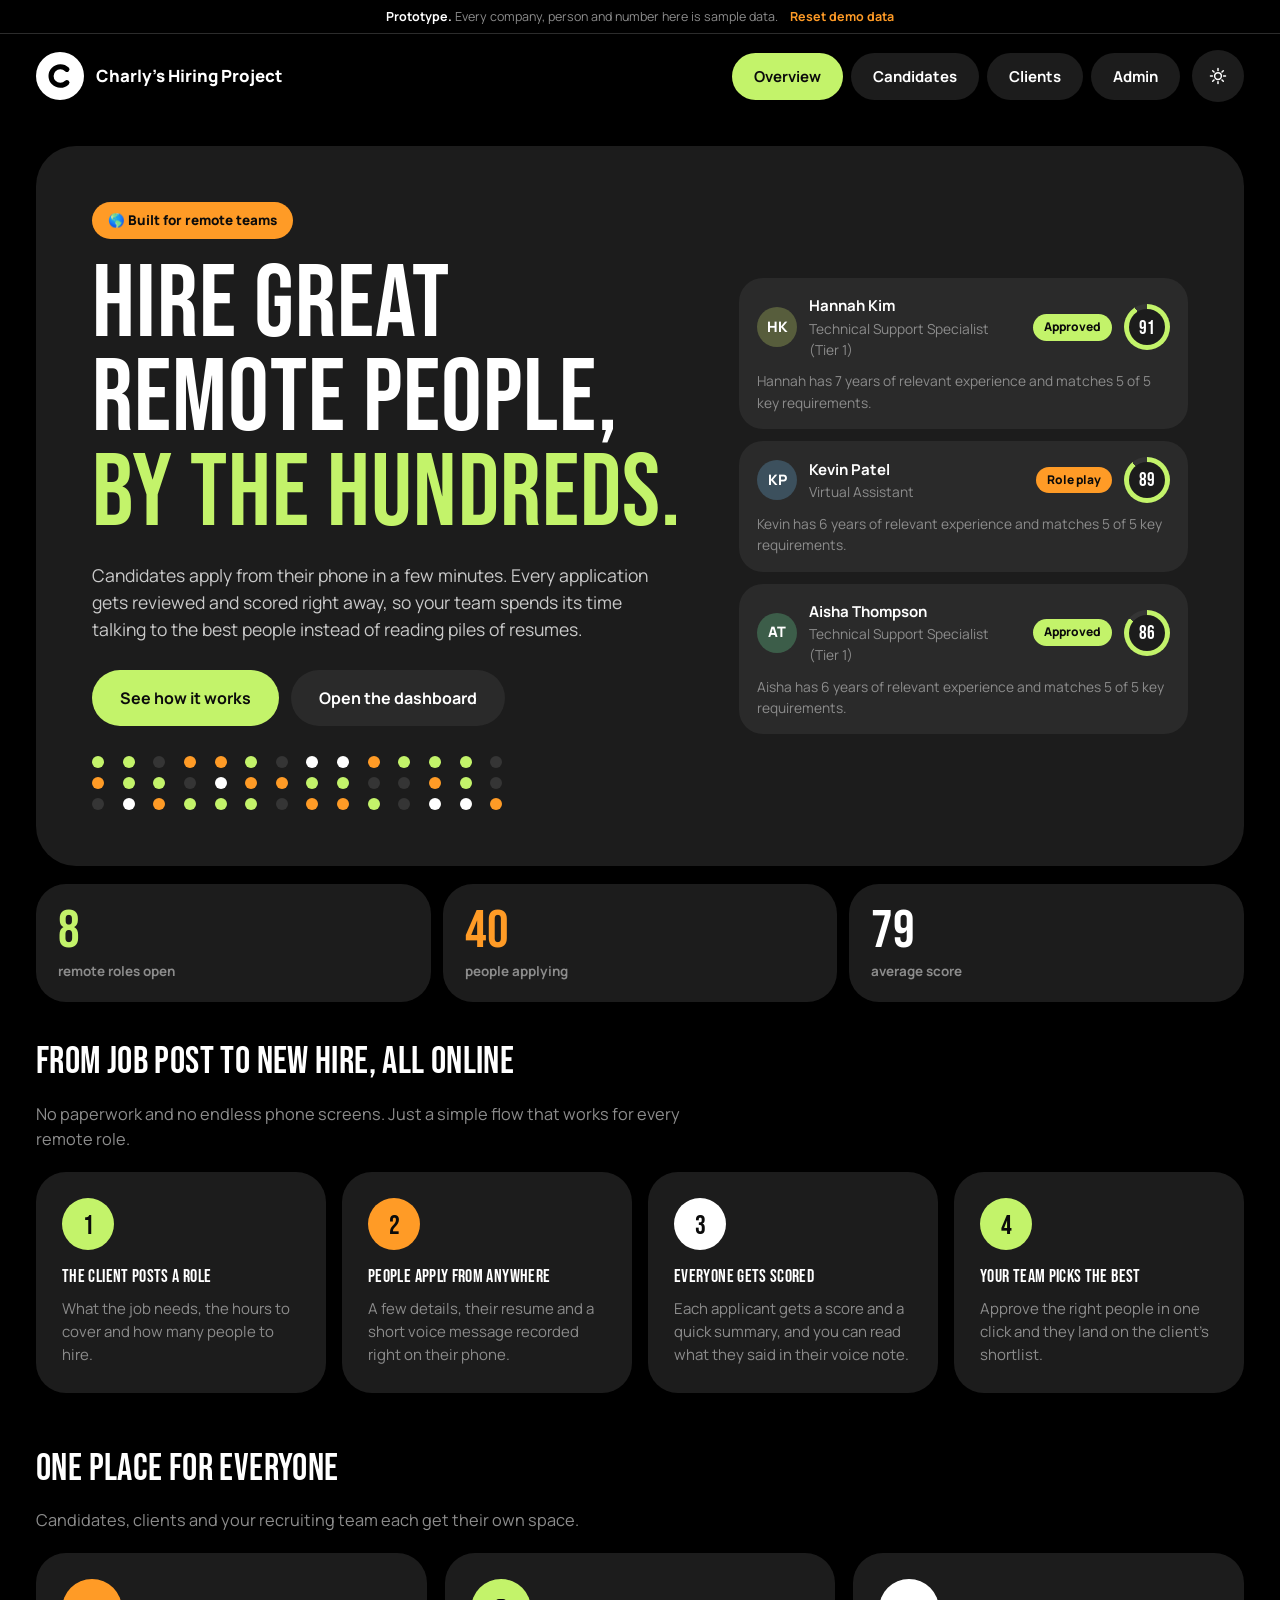
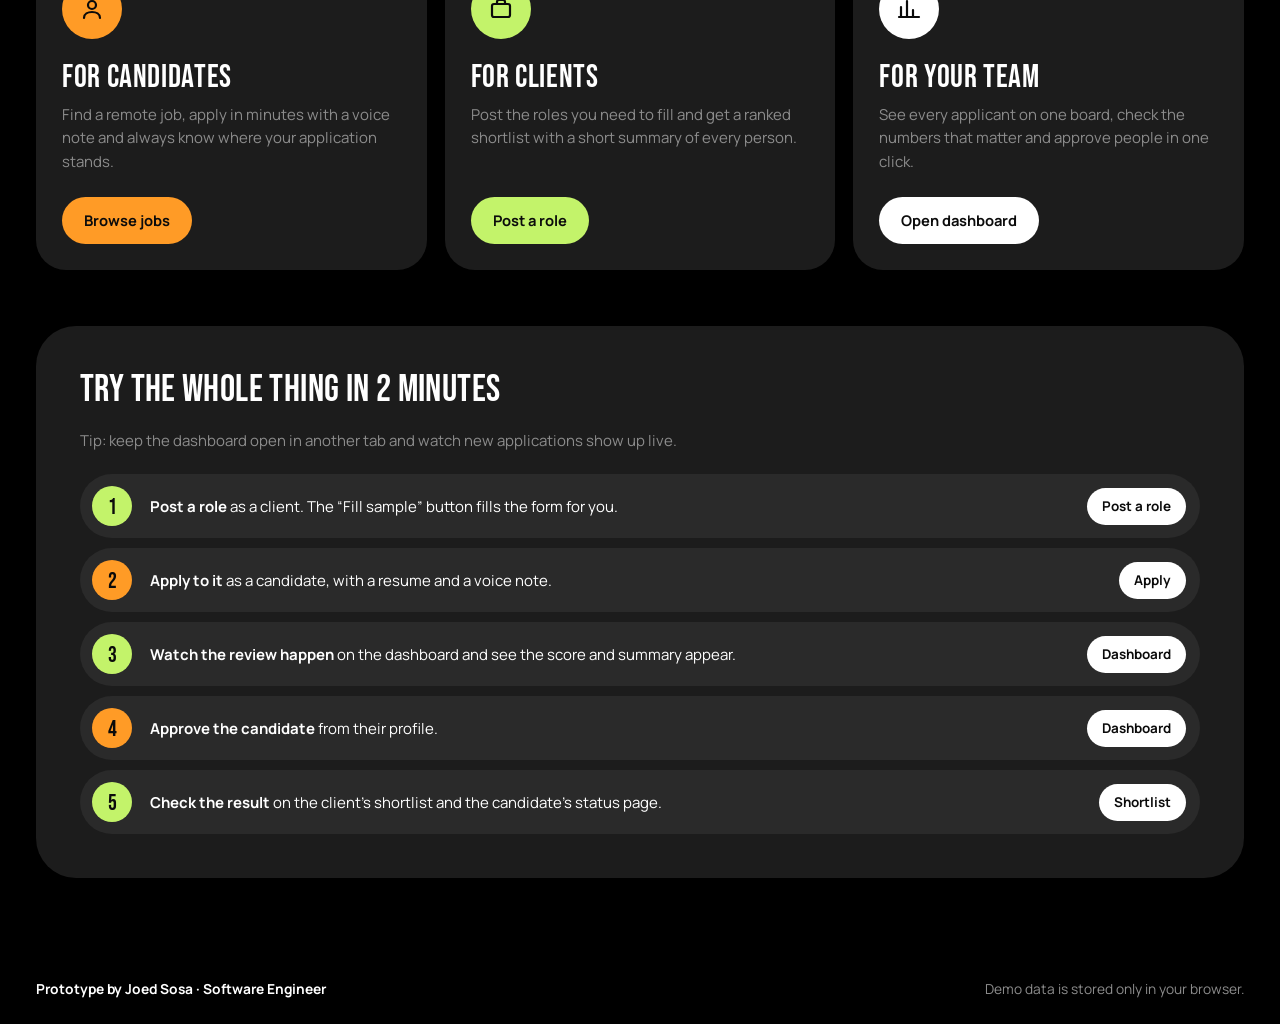
<file: index.html>
<!doctype html>
<html lang="en">
<head>
  <meta charset="utf-8">
  <meta name="viewport" content="width=device-width, initial-scale=1">
  <meta name="description" content="Prototype of a hiring platform for remote teams, with candidate, client and admin portals.">
  <title>Hiring platform prototype</title>
  <link rel="icon" href="assets/img/favicon.svg?v=4" type="image/svg+xml">
  <link rel="preconnect" href="https://fonts.googleapis.com">
  <link rel="preconnect" href="https://fonts.gstatic.com" crossorigin>
  <link rel="stylesheet" href="https://fonts.googleapis.com/css2?family=Bebas+Neue&family=Manrope:wght@500;600;700;800&display=swap">
  <link rel="stylesheet" href="assets/css/styles.css?v=4">
  <script>
    try { var t = localStorage.getItem('hireflow-theme') || 'dark'; document.documentElement.setAttribute('data-theme', t); } catch (e) {}
  </script>
</head>
<body data-page="home">
  <main>
    <section class="hero">
      <div class="container">
        <div class="hero-card">
          <div class="hero-grid">
            <div>
              <span class="eyebrow">🌎 Built for remote teams</span>
              <h1>Hire great remote people, <span class="marker">by the hundreds.</span></h1>
              <p class="lead">Candidates apply from their phone in a few minutes. Every application gets reviewed and scored
                right away, so your team spends its time talking to the best people instead of reading piles of resumes.</p>
              <div class="hero-actions">
                <a class="btn btn-primary btn-lg" href="#demo">See how it works</a>
                <a class="btn btn-lg" href="admin.html">Open the dashboard</a>
              </div>
              <div class="dots" id="dots" aria-hidden="true"></div>
            </div>
            <div class="hero-preview" aria-hidden="true" id="hero-preview"></div>
          </div>
        </div>
        <div class="stats">
          <div class="stat"><strong data-stat="positions">0</strong><span>remote roles open</span></div>
          <div class="stat"><strong data-stat="candidates">0</strong><span>people applying</span></div>
          <div class="stat"><strong data-stat="score">0</strong><span>average score</span></div>
        </div>
      </div>
    </section>

    <section class="section">
      <div class="container">
        <div class="section-head">
          <h2>From job post to new hire, all online</h2>
          <p>No paperwork and no endless phone screens. Just a simple flow that works for every remote role.</p>
        </div>
        <div class="steps">
          <div class="card step"><span class="step-num">1</span><h3>The client posts a role</h3><p>What the job needs, the hours to cover and how many people to hire.</p></div>
          <div class="card step"><span class="step-num">2</span><h3>People apply from anywhere</h3><p>A few details, their resume and a short voice message recorded right on their phone.</p></div>
          <div class="card step"><span class="step-num">3</span><h3>Everyone gets scored</h3><p>Each applicant gets a score and a quick summary, and you can read what they said in their voice note.</p></div>
          <div class="card step"><span class="step-num">4</span><h3>Your team picks the best</h3><p>Approve the right people in one click and they land on the client's shortlist.</p></div>
        </div>
      </div>
    </section>

    <section class="section">
      <div class="container">
        <div class="section-head">
          <h2>One place for everyone</h2>
          <p>Candidates, clients and your recruiting team each get their own space.</p>
        </div>
        <div class="grid grid-3">
          <article class="card portal-card p-coral">
            <div class="icon-tile"><svg viewBox="0 0 24 24" width="24" height="24" fill="none" stroke="currentColor" stroke-width="2.2" stroke-linecap="round"><circle cx="12" cy="8" r="4"/><path d="M4 21c0-4 4-6 8-6s8 2 8 6"/></svg></div>
            <h3>For candidates</h3>
            <p>Find a remote job, apply in minutes with a voice note and always know where your application stands.</p>
            <a class="btn" href="candidate.html">Browse jobs</a>
          </article>
          <article class="card portal-card p-mint">
            <div class="icon-tile"><svg viewBox="0 0 24 24" width="24" height="24" fill="none" stroke="currentColor" stroke-width="2.2" stroke-linecap="round"><rect x="3" y="7" width="18" height="13" rx="2"/><path d="M8 7V5a2 2 0 0 1 2-2h4a2 2 0 0 1 2 2v2"/></svg></div>
            <h3>For clients</h3>
            <p>Post the roles you need to fill and get a ranked shortlist with a short summary of every person.</p>
            <a class="btn" href="client.html">Post a role</a>
          </article>
          <article class="card portal-card p-violet">
            <div class="icon-tile"><svg viewBox="0 0 24 24" width="24" height="24" fill="none" stroke="currentColor" stroke-width="2.2" stroke-linecap="round"><path d="M4 20V10M10 20V4M16 20v-7M22 20H2"/></svg></div>
            <h3>For your team</h3>
            <p>See every applicant on one board, check the numbers that matter and approve people in one click.</p>
            <a class="btn" href="admin.html">Open dashboard</a>
          </article>
        </div>
      </div>
    </section>

    <section class="section" id="demo">
      <div class="container">
        <div class="demo-box">
          <h2>Try the whole thing in 2 minutes</h2>
          <p>Tip: keep the dashboard open in another tab and watch new applications show up live.</p>
          <ol class="demo-script">
            <li><span class="n">1</span><span><strong>Post a role</strong> as a client. The “Fill sample” button fills the form for you.</span><a class="btn btn-sm btn-light" href="client.html#post">Post a role</a></li>
            <li><span class="n">2</span><span><strong>Apply to it</strong> as a candidate, with a resume and a voice note.</span><a class="btn btn-sm btn-light" href="candidate.html">Apply</a></li>
            <li><span class="n">3</span><span><strong>Watch the review happen</strong> on the dashboard and see the score and summary appear.</span><a class="btn btn-sm btn-light" href="admin.html#pipeline">Dashboard</a></li>
            <li><span class="n">4</span><span><strong>Approve the candidate</strong> from their profile.</span><a class="btn btn-sm btn-light" href="admin.html#pipeline">Dashboard</a></li>
            <li><span class="n">5</span><span><strong>Check the result</strong> on the client's shortlist and the candidate's status page.</span><a class="btn btn-sm btn-light" href="client.html">Shortlist</a></li>
          </ol>
        </div>
      </div>
    </section>
  </main>

  <script src="assets/js/config.js?v=4"></script>
  <script src="assets/js/data.js?v=4"></script>
  <script src="assets/js/ai.js?v=4"></script>
  <script src="assets/js/store.js?v=4"></script>
  <script src="assets/js/common.js?v=4"></script>
  <script src="assets/js/home.js?v=4"></script>
</body>
</html>
</file>
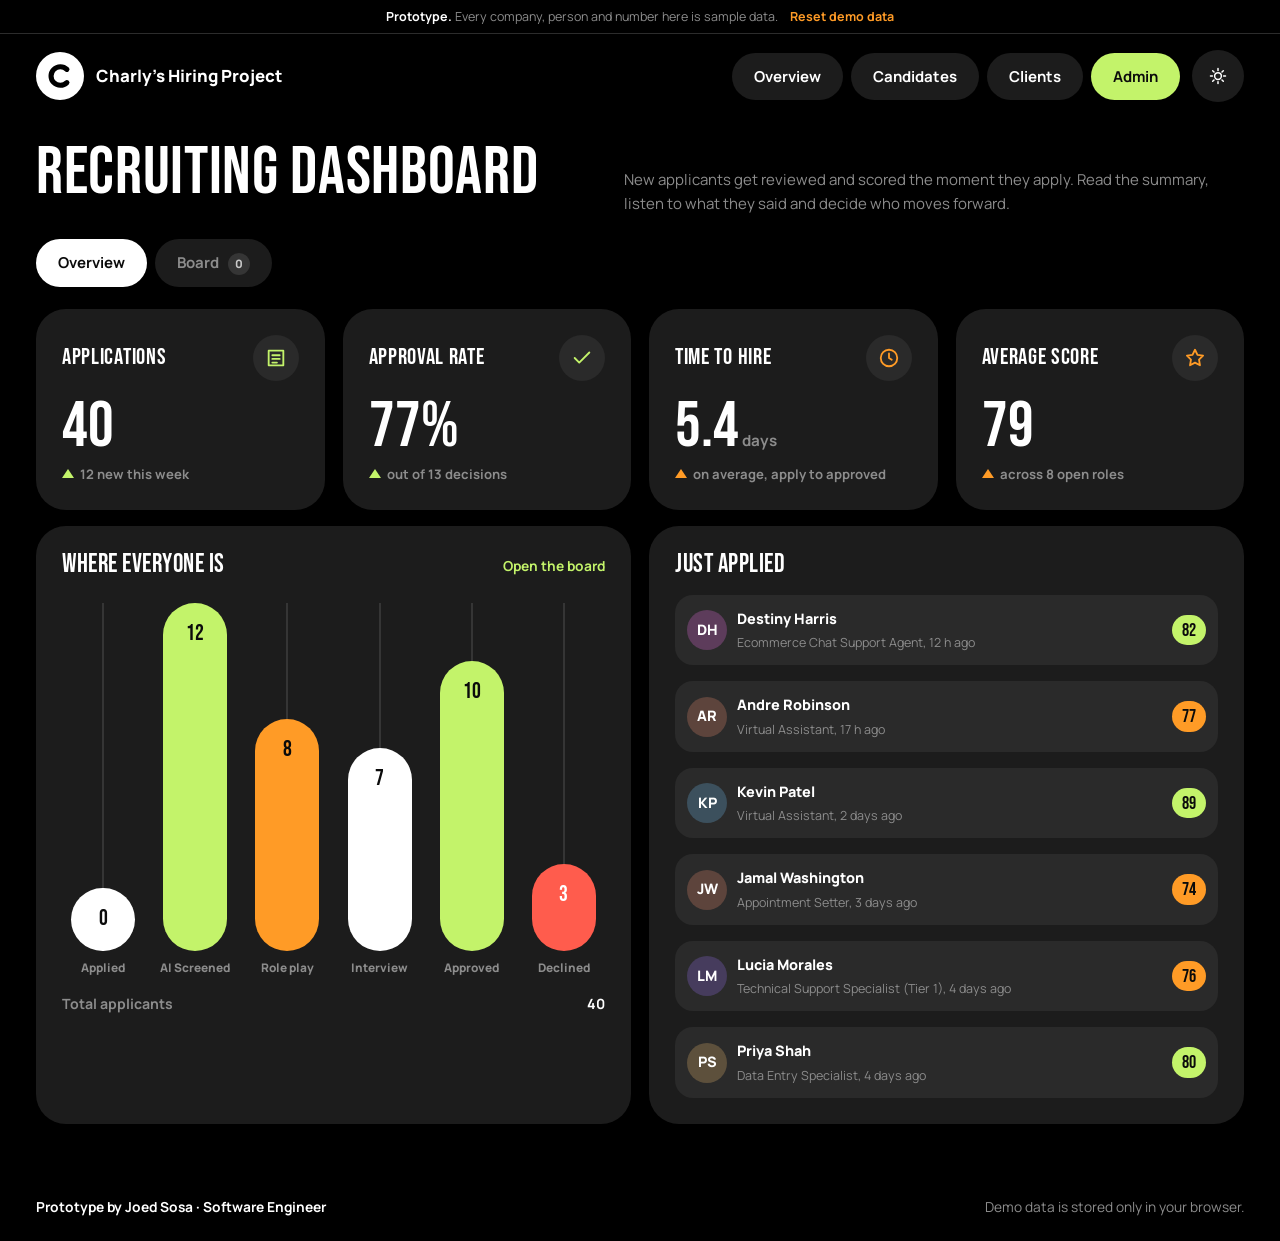
<file: admin.html>
<!doctype html>
<html lang="en">
<head>
  <meta charset="utf-8">
  <meta name="viewport" content="width=device-width, initial-scale=1">
  <title>Admin dashboard</title>
  <link rel="icon" href="assets/img/favicon.svg?v=4" type="image/svg+xml">
  <link rel="preconnect" href="https://fonts.googleapis.com">
  <link rel="preconnect" href="https://fonts.gstatic.com" crossorigin>
  <link rel="stylesheet" href="https://fonts.googleapis.com/css2?family=Bebas+Neue&family=Manrope:wght@500;600;700;800&display=swap">
  <link rel="stylesheet" href="assets/css/styles.css?v=4">
  <script>
    try { var t = localStorage.getItem('hireflow-theme') || 'dark'; document.documentElement.setAttribute('data-theme', t); } catch (e) {}
  </script>
</head>
<body data-page="admin" data-title="Admin dashboard">
  <main class="container">
    <div class="page-head">
      <h1>Recruiting dashboard</h1>
      <p>New applicants get reviewed and scored the moment they apply. Read the summary, listen to what they said and decide who moves forward.</p>
    </div>

    <div class="tabs" role="tablist">
      <button class="tab" role="tab" data-view="overview" aria-selected="true">Overview</button>
      <button class="tab" role="tab" data-view="pipeline" aria-selected="false">Board <span class="count" id="new-count">0</span></button>
    </div>

    <section id="view-overview"></section>

    <section id="view-pipeline" class="hidden">
      <div class="filters filters-2">
        <input type="search" id="k-search" placeholder="Search candidates" aria-label="Search candidates">
        <select id="k-position" aria-label="Position"><option value="">All positions</option></select>
      </div>
      <div class="kanban" id="kanban"></div>
      <p class="small muted">Tip: drag cards between columns, or open someone to move them along.</p>
    </section>
  </main>

  <script src="assets/js/config.js?v=4"></script>
  <script src="assets/js/data.js?v=4"></script>
  <script src="assets/js/ai.js?v=4"></script>
  <script src="assets/js/store.js?v=4"></script>
  <script src="assets/js/common.js?v=4"></script>
  <script src="assets/js/admin.js?v=4"></script>
</body>
</html>
</file>
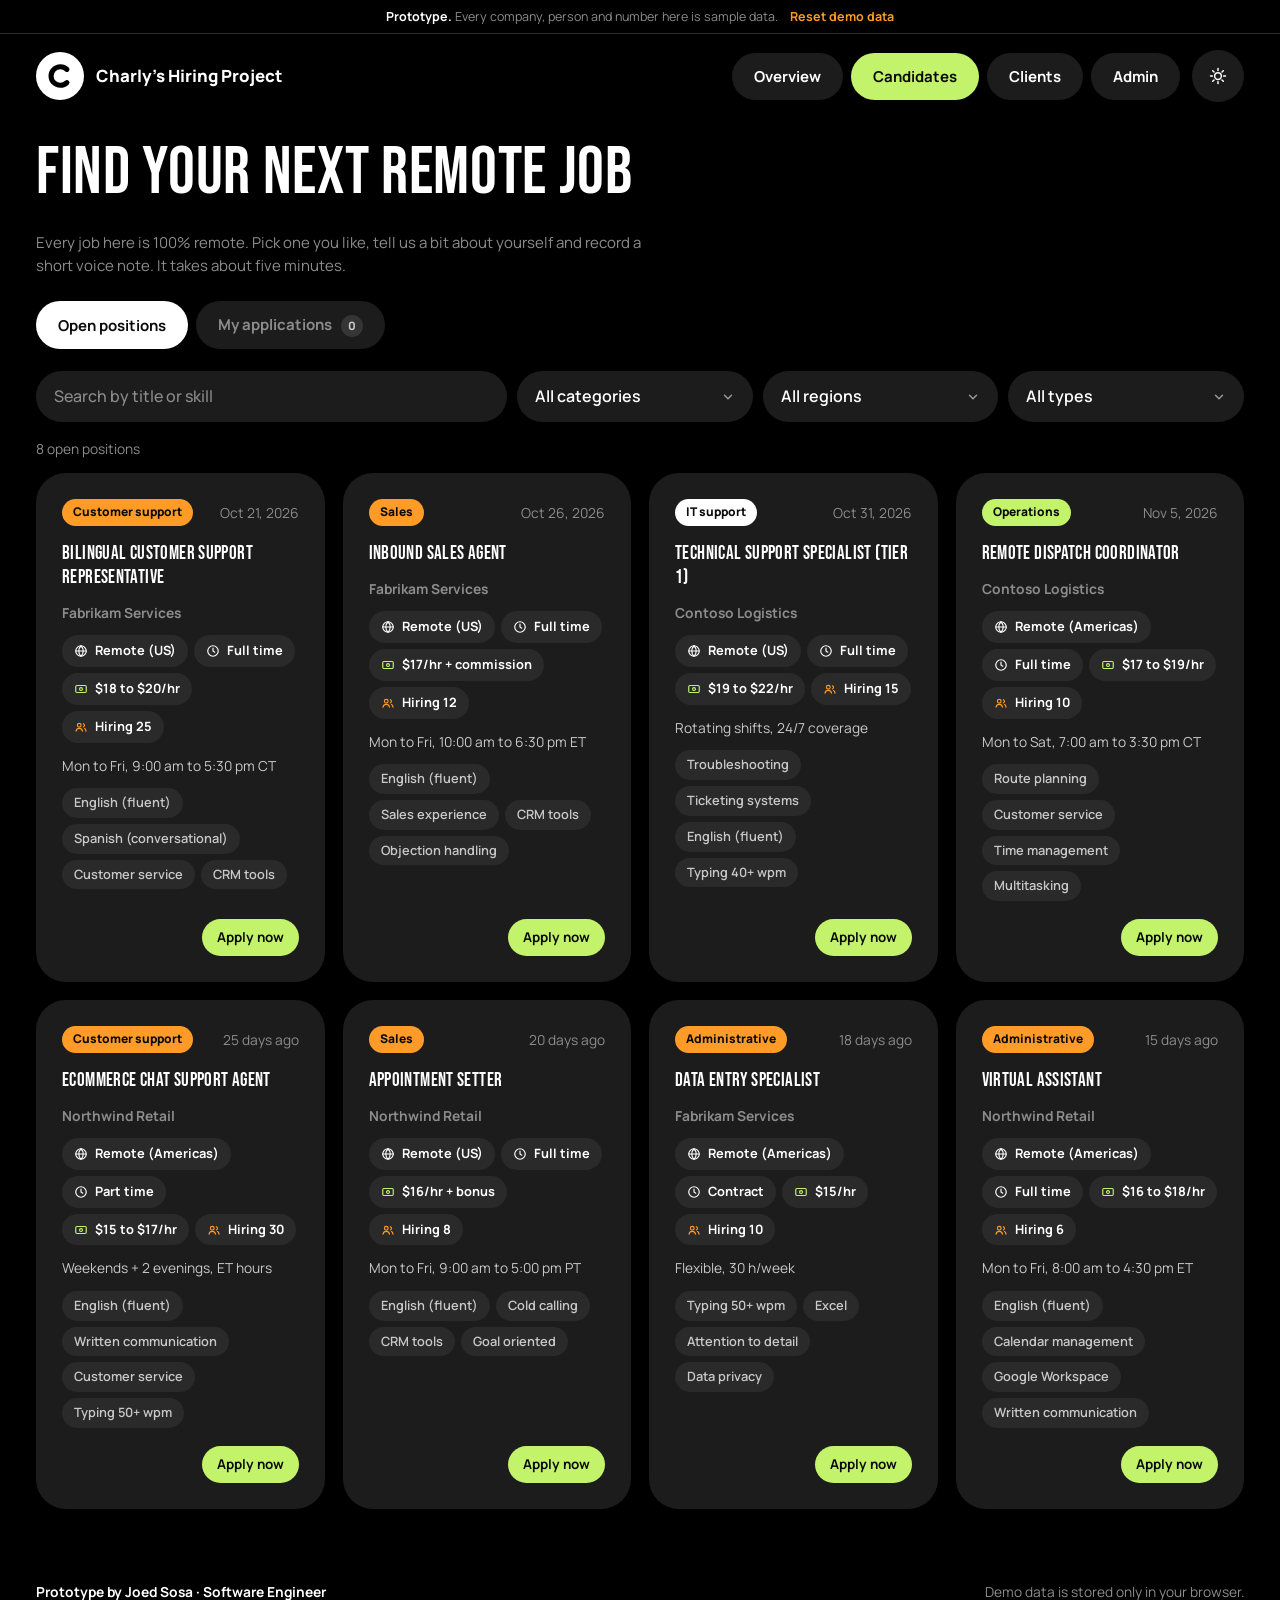
<file: candidate.html>
<!doctype html>
<html lang="en">
<head>
  <meta charset="utf-8">
  <meta name="viewport" content="width=device-width, initial-scale=1">
  <title>Candidate portal</title>
  <link rel="icon" href="assets/img/favicon.svg?v=4" type="image/svg+xml">
  <link rel="preconnect" href="https://fonts.googleapis.com">
  <link rel="preconnect" href="https://fonts.gstatic.com" crossorigin>
  <link rel="stylesheet" href="https://fonts.googleapis.com/css2?family=Bebas+Neue&family=Manrope:wght@500;600;700;800&display=swap">
  <link rel="stylesheet" href="assets/css/styles.css?v=4">
  <script>
    try { var t = localStorage.getItem('hireflow-theme') || 'dark'; document.documentElement.setAttribute('data-theme', t); } catch (e) {}
  </script>
</head>
<body data-page="candidate" data-title="Candidate portal">
  <main class="container">
    <div class="page-head">
      <h1>Find your next remote job</h1>
      <p>Every job here is 100% remote. Pick one you like, tell us a bit about yourself and record a short voice note. It takes about five minutes.</p>
    </div>

    <div class="tabs" role="tablist">
      <button class="tab" role="tab" data-view="positions" aria-selected="true">Open positions</button>
      <button class="tab" role="tab" data-view="applications" aria-selected="false">My applications <span class="count" id="my-count">0</span></button>
    </div>

    <section id="view-positions">
      <div class="filters">
        <input type="search" id="f-search" placeholder="Search by title or skill" aria-label="Search positions">
        <select id="f-category" aria-label="Category"><option value="">All categories</option></select>
        <select id="f-location" aria-label="Region"><option value="">All regions</option></select>
        <select id="f-type" aria-label="Job type"><option value="">All types</option></select>
      </div>
      <p class="small muted" id="result-count"></p>
      <div class="grid grid-3" id="positions"></div>
    </section>

    <section id="view-apply" class="hidden"></section>

    <section id="view-applications" class="hidden">
      <div id="applications" class="stack"></div>
    </section>
  </main>

  <script src="assets/js/config.js?v=4"></script>
  <script src="assets/js/data.js?v=4"></script>
  <script src="assets/js/ai.js?v=4"></script>
  <script src="assets/js/store.js?v=4"></script>
  <script src="assets/js/common.js?v=4"></script>
  <script src="assets/js/candidate.js?v=4"></script>
</body>
</html>
</file>
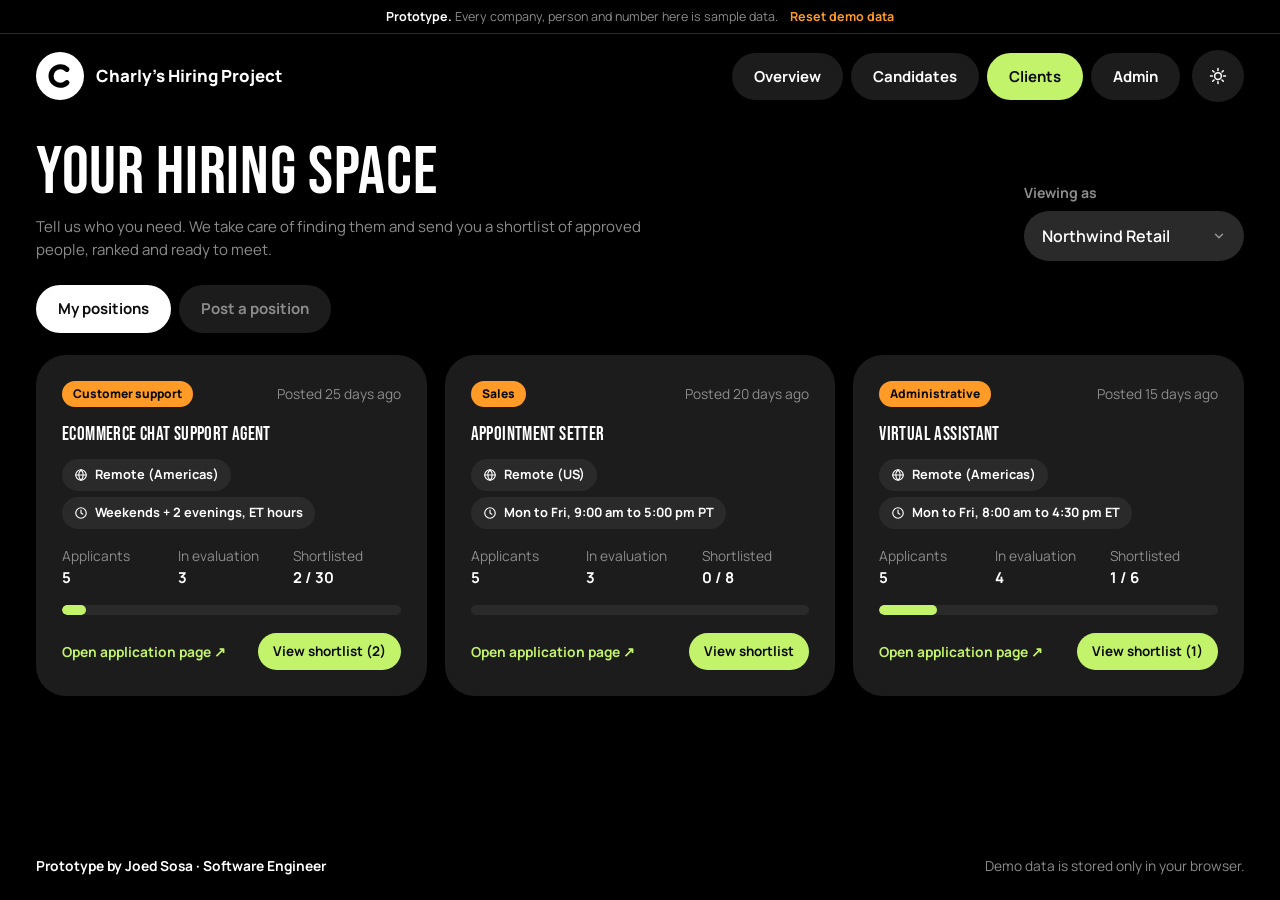
<file: client.html>
<!doctype html>
<html lang="en">
<head>
  <meta charset="utf-8">
  <meta name="viewport" content="width=device-width, initial-scale=1">
  <title>Client portal</title>
  <link rel="icon" href="assets/img/favicon.svg?v=4" type="image/svg+xml">
  <link rel="preconnect" href="https://fonts.googleapis.com">
  <link rel="preconnect" href="https://fonts.gstatic.com" crossorigin>
  <link rel="stylesheet" href="https://fonts.googleapis.com/css2?family=Bebas+Neue&family=Manrope:wght@500;600;700;800&display=swap">
  <link rel="stylesheet" href="assets/css/styles.css?v=4">
  <script>
    try { var t = localStorage.getItem('hireflow-theme') || 'dark'; document.documentElement.setAttribute('data-theme', t); } catch (e) {}
  </script>
</head>
<body data-page="client" data-title="Client portal">
  <main class="container">
    <div class="page-head row between">
      <div>
        <h1>Your hiring space</h1>
        <p>Tell us who you need. We take care of finding them and send you a shortlist of approved people, ranked and ready to meet.</p>
      </div>
      <div class="field" style="min-width:220px">
        <label for="client-select" class="small">Viewing as</label>
        <select id="client-select"></select>
      </div>
    </div>

    <div class="tabs" role="tablist">
      <button class="tab" role="tab" data-view="positions" aria-selected="true">My positions</button>
      <button class="tab" role="tab" data-view="post" aria-selected="false">Post a position</button>
    </div>

    <section id="view-positions"><div class="grid grid-2" id="positions"></div></section>
    <section id="view-post" class="hidden"></section>
    <section id="view-shortlist" class="hidden"></section>
  </main>

  <script src="assets/js/config.js?v=4"></script>
  <script src="assets/js/data.js?v=4"></script>
  <script src="assets/js/ai.js?v=4"></script>
  <script src="assets/js/store.js?v=4"></script>
  <script src="assets/js/common.js?v=4"></script>
  <script src="assets/js/client.js?v=4"></script>
</body>
</html>
</file>
<file: assets/css/styles.css>
/* ==========================================================================
   Design tokens
   Dark first: black canvas, charcoal cards, three accents (lime, orange, white).
   ========================================================================== */
:root, [data-theme="dark"] {
  --bg: #000000;
  --surface: #1c1c1c;
  --surface-2: #2a2a2a;
  --surface-3: #353535;
  --border: #2c2c2c;
  --text: #ffffff;
  --text-2: #c9c9c9;
  --muted: #8c8c8c;

  --lime: #c3f36a;       /* fills */
  --lime-ink: #c3f36a;   /* text on dark */
  --lime-soft: rgba(195, 243, 106, .14);
  --orange: #ff9b26;
  --orange-ink: #ff9b26;
  --orange-soft: rgba(255, 155, 38, .15);
  --white: #ffffff;
  --red: #ff5c4d;
  --red-soft: rgba(255, 92, 77, .15);
  --on-accent: #0b0b0b;  /* text on lime / orange / white fills */

  --accent: var(--lime);
  --accent-ink: var(--lime-ink);
  --good: var(--lime-ink);
  --ok: var(--orange-ink);
  --low: var(--red);

  --shadow: none;
  --shadow-lg: 0 24px 60px rgba(0, 0, 0, .6);
  --radius: 30px;
  --radius-sm: 18px;
  --font: "Manrope", -apple-system, BlinkMacSystemFont, "Segoe UI", Roboto, Arial, sans-serif;
  --display: "Bebas Neue", "Oswald", Impact, "Arial Narrow", sans-serif;
  color-scheme: dark;
}

[data-theme="light"] {
  --bg: #e8eedd;
  --surface: #ffffff;
  --surface-2: #f0f2ec;
  --surface-3: #e2e6db;
  --border: #e2e6db;
  --text: #0b0b0b;
  --text-2: #3c3c3c;
  --muted: #727272;
  --lime-ink: #4d7a00;
  --lime-soft: rgba(126, 190, 20, .16);
  --orange-ink: #b85f00;
  --orange-soft: rgba(255, 155, 38, .18);
  --white: #0b0b0b;      /* the "white" accent becomes black on light backgrounds */
  --red-soft: rgba(255, 92, 77, .14);
  --shadow: 0 1px 2px rgba(0, 0, 0, .04);
  --shadow-lg: 0 24px 60px rgba(0, 0, 0, .18);
  color-scheme: light;
}

/* ==========================================================================
   Base
   ========================================================================== */
*, *::before, *::after { box-sizing: border-box; }
html { -webkit-text-size-adjust: 100%; }
body {
  margin: 0;
  font-family: var(--font);
  font-size: 15px;
  line-height: 1.55;
  color: var(--text);
  background: var(--bg);
  min-height: 100vh;
  display: flex;
  flex-direction: column;
}
body.no-scroll { overflow: hidden; }
main { flex: 1; }
h1, h2, h3, h4 { line-height: 1.05; margin: 0 0 .5em; font-weight: 800; }
h1, h2, .display { font-family: var(--display); font-weight: 400; text-transform: uppercase; letter-spacing: .01em; }
h1 { font-size: clamp(2.6rem, 6vw, 4.2rem); }
h2 { font-size: clamp(1.8rem, 3.4vw, 2.4rem); }
h3 { font-size: 1.08rem; }
p { margin: 0 0 1em; }
a { color: var(--accent-ink); text-decoration: none; font-weight: 700; }
a:hover { text-decoration: underline; }
img, svg { max-width: 100%; }
.muted { color: var(--muted); }
.small { font-size: .86rem; }
.container { width: 100%; max-width: 1240px; margin: 0 auto; padding: 0 16px; }
.section { padding: 28px 0; }
.stack > * + * { margin-top: 16px; }
.row { display: flex; gap: 12px; align-items: center; flex-wrap: wrap; }
.row.between { justify-content: space-between; }
.grow { flex: 1; }
.hidden { display: none !important; }
.sr-only { position: absolute; width: 1px; height: 1px; overflow: hidden; clip: rect(0 0 0 0); white-space: nowrap; }

/* ==========================================================================
   Layout chrome
   ========================================================================== */
.demo-banner {
  display: flex; gap: 12px; justify-content: center; align-items: center; flex-wrap: wrap;
  padding: 7px 16px; font-size: .78rem; text-align: center; color: var(--muted); background: var(--bg);
  border-bottom: 1px solid var(--border);
}
.demo-banner strong { color: var(--text); }
.demo-banner .link-btn { color: var(--orange-ink); }
.site-header { position: sticky; top: 0; z-index: 30; background: color-mix(in srgb, var(--bg) 90%, transparent); backdrop-filter: blur(10px); }
.header-inner { display: flex; align-items: center; gap: 12px; min-height: 84px; }
.brand { display: inline-flex; align-items: center; gap: 12px; font-weight: 800; font-size: 1.05rem; color: var(--text); }
.brand:hover { text-decoration: none; }
.brand svg { width: 48px; height: 48px; }
.main-nav { display: flex; gap: 8px; margin-left: auto; overflow-x: auto; scrollbar-width: none; }
.main-nav a {
  display: inline-flex; align-items: center; padding: 12px 22px; border-radius: 999px; background: var(--surface);
  color: var(--text); font-weight: 700; white-space: nowrap;
}
.main-nav a:hover { background: var(--surface-2); text-decoration: none; }
.main-nav a[aria-current="page"] { background: var(--lime); color: var(--on-accent); }
.site-footer { margin-top: 48px; }
.footer-inner { display: flex; gap: 8px 24px; justify-content: space-between; flex-wrap: wrap; padding: 24px 16px; font-size: .86rem; color: var(--muted); }
.footer-inner > :first-child { color: var(--text); font-weight: 700; }

@media (max-width: 720px) {
  .header-inner { flex-wrap: wrap; gap: 0 8px; padding-top: 10px; min-height: 0; }
  .brand svg { width: 40px; height: 40px; }
  .main-nav { order: 3; width: 100%; margin: 10px 0 10px; }
  .main-nav a { padding: 10px 16px; }
  .brand { margin-right: auto; }
}

/* Page title row: big condensed title, plain background */
.page-head { display: flex; gap: 16px; align-items: flex-end; justify-content: space-between; flex-wrap: wrap; margin: 20px 0 24px; }
.page-head h1 { margin: 0 0 6px; }
.page-head p { color: var(--muted); max-width: 620px; margin: 0; }
.page-head .field label { color: var(--muted); }

/* ==========================================================================
   Components
   ========================================================================== */
.btn {
  display: inline-flex; align-items: center; justify-content: center; gap: 8px;
  padding: 12px 22px; border-radius: 999px; border: 0;
  background: var(--surface-2); color: var(--text); font: inherit; font-weight: 700; font-size: .92rem;
  cursor: pointer; transition: background .15s, transform .1s, filter .15s; white-space: nowrap;
}
.btn:hover { background: var(--surface-3); text-decoration: none; }
.btn:active { transform: translateY(1px); }
.btn:disabled { opacity: .4; cursor: not-allowed; }
.btn-primary, .btn-good { background: var(--lime); color: var(--on-accent); }
.btn-primary:hover, .btn-good:hover { background: var(--lime); filter: brightness(1.08); }
.btn-coral { background: var(--orange); color: var(--on-accent); }
.btn-coral:hover { background: var(--orange); filter: brightness(1.08); }
.btn-danger { color: var(--red); }
.btn-danger:hover { background: var(--red-soft); }
.btn-light { background: #fff; color: #0b0b0b; }
.btn-light:hover { background: #fff; filter: brightness(.92); }
.btn-sm { padding: 8px 15px; font-size: .84rem; }
.btn-lg { padding: 16px 28px; font-size: 1rem; }
.icon-btn {
  display: inline-grid; place-items: center; width: 52px; height: 52px; border-radius: 50%; border: 0;
  background: var(--surface); color: var(--text); cursor: pointer; font: inherit; flex: none;
}
.icon-btn:hover { background: var(--surface-2); }
.link-btn { background: none; border: 0; padding: 0; color: var(--accent-ink); font: inherit; font-weight: 700; cursor: pointer; }
.link-btn:hover { text-decoration: underline; }

.card { background: var(--surface); border-radius: var(--radius); box-shadow: var(--shadow); padding: 26px; }
.card-title { display: flex; align-items: center; justify-content: space-between; gap: 12px; margin-bottom: 16px; }
.card-title h3, .card > h3 { font-family: var(--display); font-weight: 400; font-size: 1.6rem; text-transform: uppercase; letter-spacing: .02em; margin: 0 0 10px; }
.card-title h3 { margin: 0; }
.grid { display: grid; gap: 18px; }
.grid-2 { grid-template-columns: repeat(auto-fit, minmax(300px, 1fr)); }
.grid-3 { grid-template-columns: repeat(auto-fit, minmax(270px, 1fr)); }
.grid-4 { grid-template-columns: repeat(auto-fit, minmax(210px, 1fr)); }

/* Solid pills: lime, orange or white with dark text */
.badge {
  display: inline-flex; align-items: center; gap: 5px; padding: 4px 11px; border-radius: 999px;
  font-size: .75rem; font-weight: 800; background: var(--surface-2); color: var(--text); white-space: nowrap;
}
.badge.stage-screened, .badge.stage-approved, .badge.tone-good, .badge.c-0, .badge.c-3 { background: var(--lime); color: var(--on-accent); }
.badge.stage-roleplay, .badge.tone-ok, .badge.new, .badge.c-1, .badge.c-4 { background: var(--orange); color: var(--on-accent); }
.badge.stage-applied, .badge.stage-interview, .badge.c-2 { background: #fff; color: #0b0b0b; }
[data-theme="light"] .badge.stage-applied, [data-theme="light"] .badge.stage-interview, [data-theme="light"] .badge.c-2 { background: #0b0b0b; color: #fff; }
.badge.stage-declined, .badge.tone-low { background: var(--red); color: #fff; }

.chips { display: flex; flex-wrap: wrap; gap: 6px; }
.chip { padding: 5px 12px; border-radius: 999px; font-size: .8rem; color: var(--text-2); background: var(--surface-2); font-weight: 600; }
.chip.ok { background: var(--lime-soft); color: var(--lime-ink); }
.chip.miss { background: transparent; box-shadow: inset 0 0 0 1.5px var(--surface-3); color: var(--muted); }

/* Info tags: dark pills with a colored icon */
.tags { display: flex; flex-wrap: wrap; gap: 6px; }
.tag { display: inline-flex; align-items: center; gap: 7px; padding: 6px 12px; border-radius: 999px; font-size: .8rem; font-weight: 700; background: var(--surface-2); color: var(--text); }
.tag svg { width: 14px; height: 14px; flex: none; }
.tag.sky svg, .tag.violet svg { color: var(--white); }
.tag.mint svg { color: var(--lime-ink); }
.tag.sun svg, .tag.coral svg { color: var(--orange-ink); }

.avatar {
  --size: 40px;
  display: inline-grid; place-items: center; flex: none; width: var(--size); height: var(--size); border-radius: 50%;
  background: hsl(var(--h) 22% 30%); color: #fff; font-weight: 800; font-size: calc(var(--size) * .36);
  box-shadow: 0 0 0 2px var(--surface);
}
[data-theme="light"] .avatar { background: hsl(var(--h) 30% 86%); color: hsl(var(--h) 40% 22%); }

.tabs { display: inline-flex; gap: 8px; margin-bottom: 22px; max-width: 100%; overflow-x: auto; scrollbar-width: none; }
.tab {
  padding: 12px 22px; border: 0; background: var(--surface); font: inherit; font-weight: 700; color: var(--muted);
  border-radius: 999px; cursor: pointer; white-space: nowrap;
}
.tab:hover { color: var(--text); }
.tab[aria-selected="true"] { color: var(--on-accent); background: #fff; }
[data-theme="light"] .tab[aria-selected="true"] { background: #0b0b0b; color: #fff; }
.count { display: inline-grid; place-items: center; min-width: 22px; height: 22px; padding: 0 6px; margin-left: 6px; border-radius: 999px; background: var(--orange); font-size: .72rem; color: var(--on-accent); font-weight: 800; }
.count.zero { background: var(--surface-3); color: var(--text-2); }

.empty { text-align: center; padding: 44px 16px; color: var(--muted); border-radius: var(--radius); background: var(--surface); }

/* Forms */
.form { display: grid; gap: 18px; }
.form h3 { display: flex; align-items: center; gap: 12px; margin: 8px 0 0; font-family: var(--display); font-weight: 400; font-size: 1.5rem; text-transform: uppercase; letter-spacing: .02em; }
.form h3 .num { display: inline-grid; place-items: center; width: 34px; height: 34px; border-radius: 50%; background: var(--lime); color: var(--on-accent); font-family: var(--font); font-weight: 800; font-size: .9rem; }
.form h3 .small { font-family: var(--font); text-transform: none; letter-spacing: 0; }
.form-grid { display: grid; gap: 16px; grid-template-columns: repeat(auto-fit, minmax(220px, 1fr)); }
.field { display: grid; gap: 7px; }
.field > label, .field > .label { font-weight: 700; font-size: .88rem; }
.field .hint { font-size: .8rem; color: var(--muted); }
input[type="text"], input[type="email"], input[type="tel"], input[type="number"], input[type="search"], select, textarea {
  width: 100%; padding: 13px 18px; border-radius: 999px; border: 0;
  background: var(--surface-2); color: var(--text); font: inherit; font-weight: 600; font-size: 16px; /* 16px avoids iOS zoom */
}
textarea { resize: vertical; min-height: 110px; border-radius: var(--radius-sm); }
select { appearance: none; padding-right: 42px; cursor: pointer;
  background-image: url("data:image/svg+xml,%3Csvg xmlns='http://www.w3.org/2000/svg' width='14' height='14' viewBox='0 0 24 24' fill='none' stroke='%23999' stroke-width='2.5' stroke-linecap='round'%3E%3Cpath d='m6 9 6 6 6-6'/%3E%3C/svg%3E");
  background-repeat: no-repeat; background-position: right 18px center; }
input::placeholder, textarea::placeholder { color: var(--muted); font-weight: 500; }
input:focus, select:focus, textarea:focus, .btn:focus-visible, .tab:focus-visible, .icon-btn:focus-visible {
  outline: 2px solid var(--lime); outline-offset: 2px;
}
.check-group { display: flex; flex-wrap: wrap; gap: 8px; }
.check { display: inline-flex; align-items: center; gap: 8px; padding: 10px 16px; border-radius: 999px; cursor: pointer; font-size: .88rem; background: var(--surface-2); font-weight: 700; }
.check:has(input:checked) { background: var(--lime); color: var(--on-accent); }
.check input { accent-color: #0b0b0b; margin: 0; }
.file-drop { display: flex; align-items: center; gap: 12px; flex-wrap: wrap; padding: 18px; border-radius: var(--radius-sm); background: var(--surface-2); }
.file-drop .btn { background: var(--surface-3); }
.form-actions { display: flex; gap: 12px; justify-content: flex-end; flex-wrap: wrap; }

/* Filters bar */
.filters { display: grid; gap: 10px; grid-template-columns: 2fr repeat(3, 1fr); margin-bottom: 16px; }
.filters input, .filters select { background-color: var(--surface); }
@media (max-width: 760px) { .filters { grid-template-columns: 1fr 1fr; } .filters > :first-child { grid-column: 1 / -1; } }
.filters.filters-2 { grid-template-columns: 1fr 1fr; }
@media (max-width: 560px) { .filters.filters-2 { grid-template-columns: 1fr; } }

/* Position card */
.position-card { display: flex; flex-direction: column; gap: 12px; transition: transform .15s; position: relative; overflow: hidden; }
.position-card:hover { transform: translateY(-3px); }
.position-card h3 { margin: 4px 0 0; font-size: 1.2rem; line-height: 1.25; }
.position-card .company { font-size: .86rem; color: var(--muted); font-weight: 700; }
.position-card .schedule { font-size: .86rem; color: var(--text-2); }
.position-card .actions { margin-top: auto; padding-top: 6px; display: flex; gap: 8px; justify-content: space-between; align-items: center; }
.position-card.c-0, .position-card.c-3 { --card-color: var(--lime); }
.position-card.c-1, .position-card.c-4 { --card-color: var(--orange); }
.position-card.c-2 { --card-color: var(--white); }
.is-highlight { animation: highlight 2.4s ease; }
@keyframes highlight { 0%, 30% { box-shadow: 0 0 0 3px var(--lime); } 100% { box-shadow: none; } }

/* Score visuals */
.score-ring {
  --size: 56px; --p: 0; --c: var(--lime);
  width: var(--size); height: var(--size); flex: none; border-radius: 50%; display: inline-grid; place-items: center;
  background: conic-gradient(var(--c) calc(var(--p) * 1%), var(--surface-3) 0);
}
.score-ring > span {
  width: calc(var(--size) - 10px); height: calc(var(--size) - 10px); border-radius: 50%; background: var(--surface);
  display: grid; place-items: center; font-family: var(--display); font-size: calc(var(--size) * .42); line-height: 1; padding-top: .08em;
}
.score-ring.tone-good { --c: var(--lime); }
.score-ring.tone-ok { --c: var(--orange); }
.score-ring.tone-low { --c: var(--red); }
.score-bar + .score-bar { margin-top: 14px; }
.score-bar-head { display: flex; justify-content: space-between; font-size: .86rem; margin-bottom: 6px; font-weight: 700; }
.bar-track { height: 12px; background: var(--surface-2); border-radius: 999px; overflow: hidden; }
.bar-fill { height: 100%; border-radius: 999px; background: var(--lime); transition: width .6s ease; }
.bar-fill.tone-good { background: var(--lime); }
.bar-fill.tone-ok { background: var(--orange); }
.bar-fill.tone-low { background: var(--red); }
.ai-summary { margin: 0; padding-left: 18px; color: var(--text-2); }
.ai-summary li + li { margin-top: 6px; }
.ai-summary li::marker { color: var(--lime-ink); }
.ai-label { display: inline-flex; align-items: center; gap: 6px; font-family: var(--display); font-size: 1.15rem; letter-spacing: .04em; text-transform: uppercase; color: var(--text); }

/* Stage tracker */
.tracker { list-style: none; margin: 0 0 4px; padding: 0; display: grid; grid-auto-flow: column; grid-auto-columns: 1fr; }
.tracker li { position: relative; display: grid; justify-items: center; text-align: center; gap: 5px; padding: 0 4px; }
.tracker li::before { content: ""; position: absolute; top: 11px; left: -50%; width: 100%; height: 4px; border-radius: 4px; background: var(--surface-3); z-index: 0; }
.tracker li:first-child::before { display: none; }
.tracker .dot { width: 26px; height: 26px; border-radius: 50%; background: var(--surface-3); z-index: 1; }
.tracker .t-label { font-size: .8rem; font-weight: 800; color: var(--muted); }
.tracker .t-date { font-size: .72rem; color: var(--muted); min-height: 1em; }
.tracker li.is-done::before, .tracker li.is-current::before, .tracker li.is-declined::before { background: var(--lime); }
.tracker li.is-done .dot { background: var(--lime); }
.tracker li.is-done .t-label { color: var(--text); }
.tracker li.is-current .dot { background: var(--orange); box-shadow: 0 0 0 6px var(--orange-soft); }
.tracker li.is-current .t-label { color: var(--orange-ink); }
.tracker li.is-skipped::before, .tracker li.is-skipped + li::before { background: color-mix(in srgb, var(--lime) 35%, var(--surface-3)); }
.tracker li.is-skipped .dot { background: transparent; box-shadow: inset 0 0 0 2px var(--surface-3); }
.tracker li.is-final::before { background: var(--lime); }
.tracker li.is-final .dot { background: var(--lime); box-shadow: 0 0 0 6px var(--lime-soft); }
.tracker li.is-final .t-label { color: var(--lime-ink); }
.tracker li.is-declined .dot { background: var(--red); }
.tracker li.is-declined .t-label { color: var(--red); }
@media (max-width: 560px) {
  .tracker { grid-auto-flow: row; gap: 14px; }
  .tracker li { grid-template-columns: 26px 1fr auto; justify-items: start; text-align: left; gap: 10px; align-items: center; }
  .tracker li::before { top: -14px; left: 11px; width: 4px; height: 16px; }
}

/* Kanban */
.kanban { display: grid; grid-auto-flow: column; grid-auto-columns: minmax(260px, 1fr); gap: 14px; overflow-x: auto; padding-bottom: 8px; }
.kanban-col { --stage: var(--lime); background: var(--surface); border-radius: var(--radius); padding: 14px; min-height: 220px; display: flex; flex-direction: column; gap: 10px; }
.kanban-col[data-stage="applied"] { --stage: var(--white); }
.kanban-col[data-stage="screened"] { --stage: var(--lime); }
.kanban-col[data-stage="roleplay"] { --stage: var(--orange); }
.kanban-col[data-stage="interview"] { --stage: var(--white); }
.kanban-col[data-stage="approved"] { --stage: var(--lime); }
.kanban-col[data-stage="declined"] { --stage: var(--red); }
.kanban-col.drag-over { outline: 2px dashed var(--stage); outline-offset: -2px; }
.kanban-head { display: flex; justify-content: space-between; align-items: center; padding: 6px 8px 8px; font-family: var(--display); font-size: 1.35rem; letter-spacing: .03em; text-transform: uppercase; }
.kanban-head > span:first-child { display: inline-flex; align-items: center; gap: 10px; }
.kanban-head > span:first-child::before { content: ""; width: 12px; height: 12px; border-radius: 50%; background: var(--stage); }
.kanban-head .count { background: var(--stage); color: var(--on-accent); font-family: var(--font); }
[data-theme="light"] .kanban-col[data-stage="applied"] .count, [data-theme="light"] .kanban-col[data-stage="interview"] .count { color: #fff; }
.kanban-col[data-stage="declined"] .count { color: #fff; }
.kanban-list { display: flex; flex-direction: column; gap: 8px; max-height: 70vh; overflow-y: auto; }
.k-card {
  display: grid; grid-template-columns: auto 1fr auto; gap: 10px; align-items: center; text-align: left; width: 100%;
  padding: 12px; border-radius: var(--radius-sm); background: var(--surface-2); border: 0;
  font: inherit; color: inherit; cursor: pointer; transition: background .15s, transform .1s;
}
.k-card:hover { background: var(--surface-3); transform: translateY(-1px); }
.k-card .name { font-weight: 800; font-size: .9rem; line-height: 1.3; }
.k-card .sub { font-size: .78rem; color: var(--muted); line-height: 1.3; }
.k-card .avatar { box-shadow: none; }
.k-card.is-new { box-shadow: inset 0 0 0 2px var(--orange); }
.mini-score { font-family: var(--display); font-size: 1.15rem; line-height: 1; padding: 7px 10px 5px; border-radius: 999px; color: var(--on-accent); }
.mini-score.tone-good { background: var(--lime); }
.mini-score.tone-ok { background: var(--orange); }
.mini-score.tone-low { background: var(--red); color: #fff; }

/* Analysis in progress */
.spinner { width: 16px; height: 16px; border-radius: 50%; border: 2.5px solid var(--surface-3); border-top-color: var(--lime); animation: spin .8s linear infinite; flex: none; }
@keyframes spin { to { transform: rotate(360deg); } }
.ai-steps { list-style: none; padding: 0; margin: 0; display: grid; gap: 12px; }
.ai-steps li { display: flex; align-items: center; gap: 12px; color: var(--muted); font-weight: 600; }
.ai-steps li.done { color: var(--text); }
.ai-steps li.active { color: var(--lime-ink); font-weight: 800; }
.ai-steps .check-icon { width: 20px; height: 20px; border-radius: 50%; background: var(--lime); color: var(--on-accent); display: grid; place-items: center; font-size: 11px; font-weight: 900; flex: none; }
.ai-steps .pending-icon { width: 20px; height: 20px; border-radius: 50%; box-shadow: inset 0 0 0 2px var(--surface-3); flex: none; }
.analyzing { display: inline-flex; align-items: center; gap: 6px; font-size: .8rem; color: var(--lime-ink); font-weight: 800; }
.progress { height: 10px; border-radius: 999px; background: var(--surface-2); overflow: hidden; }
.progress > div { height: 100%; border-radius: 999px; background: var(--lime); transition: width .3s linear; }

/* KPIs */
.kpi { display: grid; grid-template-columns: 1fr auto; grid-template-areas: "label icon" "value value" "delta delta"; gap: 6px 12px; align-items: start; }
.kpi .kpi-icon { grid-area: icon; width: 46px; height: 46px; border-radius: 50%; display: grid; place-items: center; background: var(--surface-2); color: var(--k); }
.kpi .kpi-icon svg { width: 22px; height: 22px; }
.kpi .label { grid-area: label; font-family: var(--display); font-size: 1.45rem; letter-spacing: .03em; text-transform: uppercase; align-self: center; }
.kpi .value { grid-area: value; font-family: var(--display); font-size: 4rem; line-height: .95; margin-top: 10px; }
.kpi .value .small { font-family: var(--font); font-size: .95rem; font-weight: 700; }
.kpi .delta { grid-area: delta; font-size: .82rem; color: var(--muted); font-weight: 700; }
.kpi .delta::before { content: ""; display: inline-block; margin-right: 6px; border: 6px solid transparent; border-bottom: 9px solid var(--k); border-top: 0; vertical-align: 1px; }
.kpi.k-violet, .kpi.k-mint { --k: var(--lime); }
.kpi.k-coral, .kpi.k-sun { --k: var(--orange); }

/* Stage chart: vertical capsules with the count inside */
.capsules { display: grid; grid-template-columns: repeat(6, 1fr); gap: 10px; align-items: end; height: 380px; padding-top: 8px; }
@media (max-width: 560px) { .capsules { height: 260px; gap: 6px; } .capsule .cap-label { font-size: .66rem; } }
.capsule { display: grid; grid-template-rows: 1fr auto; justify-items: center; gap: 10px; height: 100%; }
.capsule .track { position: relative; width: 100%; max-width: 64px; height: 100%; display: flex; align-items: flex-end; justify-content: center; }
.capsule .track::before { content: ""; position: absolute; left: 50%; top: 0; bottom: 0; width: 2px; background: var(--surface-3); transform: translateX(-50%); }
.capsule .fill {
  position: relative; width: 100%; min-height: 48px; border-radius: 999px; display: grid; place-items: start center; padding-top: 14px;
  font-family: var(--display); font-size: 1.4rem; color: var(--on-accent); background: var(--cap);
}
.capsule .cap-label { font-size: .74rem; font-weight: 800; color: var(--muted); text-align: center; line-height: 1.2; }
.capsule.s-applied, .capsule.s-interview { --cap: #fff; }
[data-theme="light"] .capsule.s-applied .fill, [data-theme="light"] .capsule.s-interview .fill { --cap: #0b0b0b; color: #fff; }
.capsule.s-screened, .capsule.s-approved { --cap: var(--lime); }
.capsule.s-roleplay { --cap: var(--orange); }
.capsule.s-declined { --cap: var(--red); }
.capsule.s-declined .fill { color: #fff; }
.legend { display: flex; flex-wrap: wrap; gap: 8px 22px; margin-top: 18px; font-weight: 700; font-size: .88rem; }
.legend span { display: inline-flex; align-items: center; gap: 8px; }
.legend i { width: 14px; height: 14px; border-radius: 50%; border: 4px solid var(--c); }

/* Drawer */
.drawer-wrap { position: fixed; inset: 0; z-index: 50; }
.drawer-backdrop { position: absolute; inset: 0; background: rgba(0, 0, 0, .65); opacity: 0; transition: opacity .2s; }
.drawer {
  position: absolute; top: 0; right: 0; height: 100%; width: min(660px, 100%); background: var(--bg);
  box-shadow: var(--shadow-lg); transform: translateX(100%); transition: transform .25s ease; overflow-y: auto;
}
.drawer-wrap.open .drawer { transform: none; }
.drawer-wrap.open .drawer-backdrop { opacity: 1; }
.drawer-close { position: sticky; top: 14px; float: right; margin: 14px 14px 0 0; z-index: 2; }
.drawer-body { padding: 20px; display: grid; gap: 14px; }
.detail-head { display: flex; gap: 16px; align-items: center; padding-right: 64px; }
.detail-head h2 { margin: 0; font-size: 2.4rem; }
.detail-head .avatar { box-shadow: none; }
.decision-bar { position: sticky; bottom: 0; display: flex; gap: 10px; flex-wrap: wrap; padding: 14px 0 8px; background: linear-gradient(transparent, var(--bg) 30%); }
.decision-bar .btn { flex: 1; padding: 15px 20px; }
.kv { display: grid; grid-template-columns: 130px 1fr; gap: 10px 12px; font-size: .9rem; margin: 0; }
.kv dt { color: var(--muted); font-weight: 700; }
.kv dd { margin: 0; font-weight: 600; }
.transcript { font-size: .93rem; color: var(--text-2); background: var(--surface-2); border-radius: var(--radius-sm); padding: 16px 18px; margin: 0; font-style: italic; }

/* Toasts */
.toast-host { position: fixed; bottom: 20px; left: 50%; transform: translateX(-50%); z-index: 60; display: grid; gap: 8px; width: min(440px, calc(100% - 32px)); }
.toast { padding: 14px 20px; border-radius: 999px; background: #fff; color: #0b0b0b; box-shadow: var(--shadow-lg); font-weight: 700; transition: opacity .4s, transform .4s; }
[data-theme="light"] .toast { background: #0b0b0b; color: #fff; }
.toast-good, [data-theme="light"] .toast-good { background: var(--lime); color: #0b0b0b; }
.toast.out { opacity: 0; transform: translateY(8px); }

/* Voice recorder */
.recorder { display: flex; align-items: center; gap: 12px; flex-wrap: wrap; }
.rec-dot { width: 10px; height: 10px; border-radius: 50%; background: var(--red); animation: pulse 1s ease-in-out infinite; }
@keyframes pulse { 50% { opacity: .3; } }
.rec-time { font-variant-numeric: tabular-nums; font-weight: 800; }
audio { max-width: 100%; height: 36px; }

/* ==========================================================================
   Landing
   ========================================================================== */
.hero { padding: 28px 0 12px; }
.hero-card { background: var(--surface); border-radius: 40px; padding: clamp(28px, 5vw, 56px); position: relative; overflow: hidden; }
.hero-grid { display: grid; gap: 40px; grid-template-columns: 1.15fr .85fr; align-items: center; }
@media (max-width: 900px) { .hero-grid { grid-template-columns: 1fr; } }
.eyebrow { display: inline-flex; align-items: center; gap: 8px; font-size: .84rem; font-weight: 800; color: var(--on-accent); background: var(--orange); padding: 8px 16px; border-radius: 999px; margin-bottom: 20px; }
.hero h1 { font-size: clamp(3.2rem, 8vw, 6.4rem); line-height: .92; margin-bottom: 20px; }
.marker { color: var(--lime-ink); }
.lead { font-size: 1.1rem; color: var(--text-2); max-width: 560px; }
.hero-actions { display: flex; gap: 12px; flex-wrap: wrap; margin-top: 26px; }
.hero-preview { display: grid; gap: 12px; }
.hero-preview .card { padding: 16px 18px; background: var(--surface-2); border-radius: 24px; }
.hero-preview .card .avatar { box-shadow: none; }
.preview-row { display: flex; align-items: center; gap: 12px; }
.dots { display: grid; grid-template-columns: repeat(14, 1fr); gap: 9px; margin-top: 30px; max-width: 420px; }
.dots i { width: 12px; height: 12px; border-radius: 50%; background: var(--surface-3); }
.dots i.l { background: var(--lime); }
.dots i.o { background: var(--orange); }
.dots i.w { background: var(--white); }
.stats { display: grid; grid-template-columns: repeat(3, 1fr); gap: 12px; margin-top: 18px; }
.stat { padding: 20px 22px; border-radius: var(--radius); background: var(--surface); }
.stat strong { display: block; font-family: var(--display); font-weight: 400; font-size: 3.4rem; line-height: 1; }
.stat:nth-child(1) strong { color: var(--lime-ink); }
.stat:nth-child(2) strong { color: var(--orange-ink); }
.stat span { font-size: .84rem; color: var(--muted); font-weight: 700; }
@media (max-width: 560px) { .stat strong { font-size: 2.4rem; } .stat { padding: 16px; } }
.section-head { max-width: 680px; margin-bottom: 20px; }
.section-head p { color: var(--muted); font-size: 1.02rem; margin: 0; }
.steps { display: grid; gap: 16px; grid-template-columns: repeat(auto-fit, minmax(230px, 1fr)); }
.step .step-num { display: inline-grid; place-items: center; width: 52px; height: 52px; border-radius: 50%; font-family: var(--display); font-size: 1.7rem; color: var(--on-accent); margin-bottom: 18px; padding-top: 3px; }
.step:nth-child(1) .step-num, .step:nth-child(4) .step-num { background: var(--lime); }
.step:nth-child(2) .step-num { background: var(--orange); }
.step:nth-child(3) .step-num { background: #fff; }
[data-theme="light"] .step:nth-child(3) .step-num { background: #0b0b0b; color: #fff; }
.step h3 { font-size: 1.12rem; }
.step p { margin: 0; color: var(--muted); }
.portal-card { display: flex; flex-direction: column; gap: 8px; }
.portal-card h3 { font-family: var(--display); font-weight: 400; font-size: 2rem; text-transform: uppercase; margin: 14px 0 0; }
.portal-card p { color: var(--muted); margin: 0 0 16px; }
.portal-card .btn { margin-top: auto; align-self: flex-start; background: var(--p); color: var(--on-accent); }
.portal-card .btn:hover { filter: brightness(1.08); }
.portal-card.p-coral { --p: var(--orange); }
.portal-card.p-mint { --p: var(--lime); }
.portal-card.p-violet { --p: #fff; }
[data-theme="light"] .portal-card.p-violet { --p: #0b0b0b; }
[data-theme="light"] .portal-card.p-violet .btn, [data-theme="light"] .portal-card.p-violet .icon-tile { color: #fff; }
.icon-tile { width: 60px; height: 60px; border-radius: 50%; display: grid; place-items: center; background: var(--p); color: var(--on-accent); }
.demo-box { border-radius: 40px; padding: clamp(26px, 4vw, 44px); background: var(--surface); }
.demo-box > p { color: var(--muted); max-width: 640px; }
.demo-script { list-style: none; padding: 0; margin: 22px 0 0; display: grid; gap: 10px; }
.demo-script li { display: grid; grid-template-columns: 44px 1fr auto; gap: 14px; align-items: center; padding: 12px 14px 12px 12px; background: var(--surface-2); border-radius: 999px; }
.demo-script .n { width: 40px; height: 40px; border-radius: 50%; background: var(--lime); color: var(--on-accent); font-family: var(--display); font-size: 1.35rem; display: grid; place-items: center; padding-top: 2px; }
.demo-script li:nth-child(even) .n { background: var(--orange); }
@media (max-width: 560px) {
  .demo-script li { grid-template-columns: 44px 1fr; border-radius: 26px; }
  .demo-script li .btn { grid-column: 2; justify-self: start; }
}

@media (prefers-reduced-motion: reduce) {
  *, *::before, *::after { animation-duration: .01ms !important; transition-duration: .01ms !important; }
}
</file>
